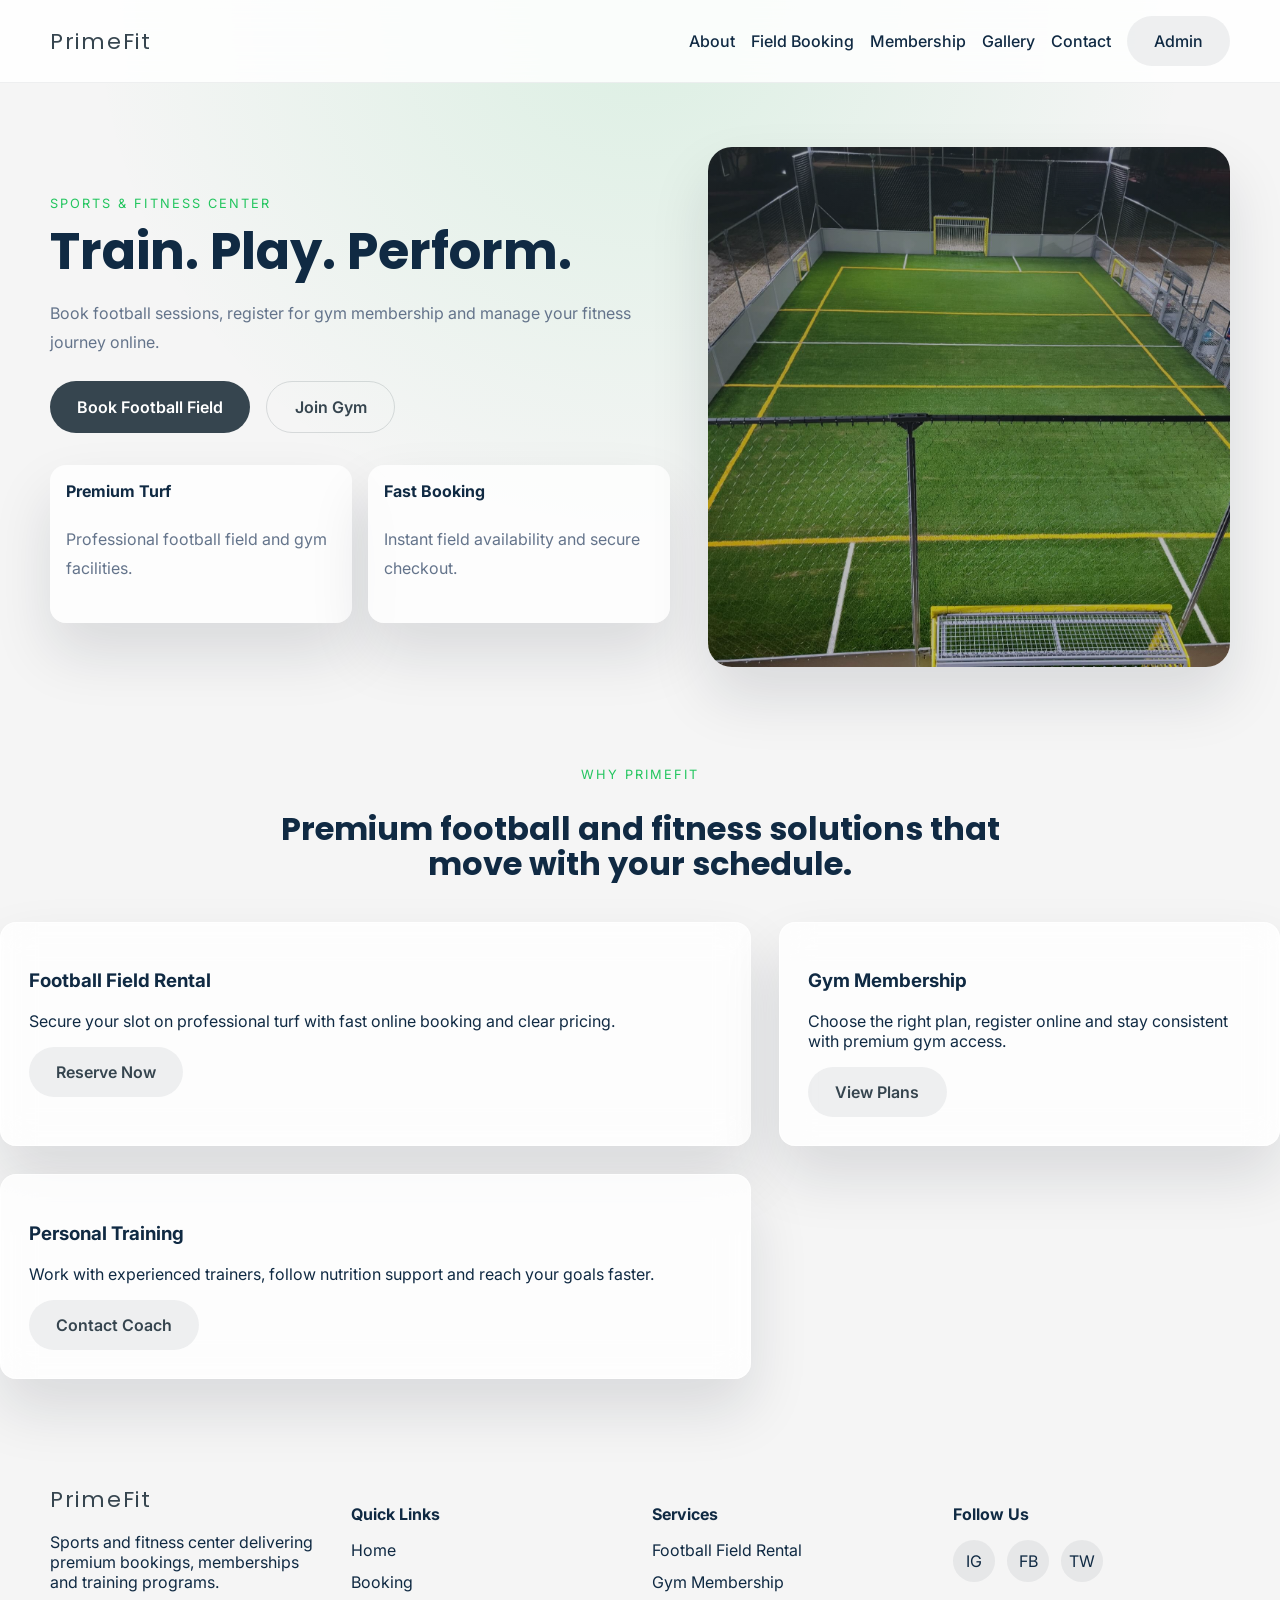
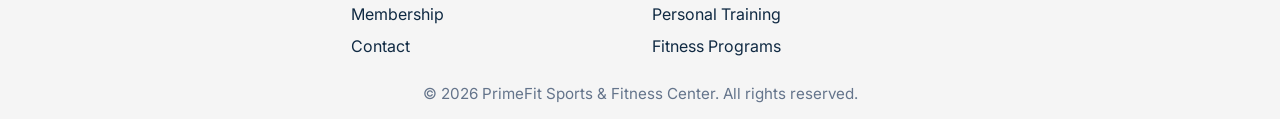
<file: index.html>
<!DOCTYPE html>
<html lang="en">
<head>
  <meta charset="UTF-8" />
  <meta name="viewport" content="width=device-width, initial-scale=1.0" />
  <meta name="title" content="PrimeFit Sports & Fitness Center" />
  <meta name="description" content="Train, play and perform with premium football field bookings, gym membership, personal training and online payment support." />
  <meta property="og:title" content="PrimeFit Sports & Fitness Center" />
  <meta property="og:description" content="Book football sessions, join our gym membership plans, manage payments and stay fit with professional trainers." />
  <meta property="og:type" content="website" />
  <meta property="og:image" content="Urban-Soccer-Park-YMCA-Houston-Safeshell.jpg" />
  <meta property="og:url" content="https://primefit.example.com" />
  <title>PrimeFit Sports & Fitness Center</title>
  <link rel="preconnect" href="https://fonts.googleapis.com" />
  <link rel="preconnect" href="https://fonts.gstatic.com" crossorigin />
  <link href="https://fonts.googleapis.com/css2?family=Inter:wght@400;500;600;700;800&family=Poppins:wght@400;500;600;700;800&display=swap" rel="stylesheet" />
  <link rel="stylesheet" href="styles.css" />
</head>
<body>
  <div class="page-loader" id="pageLoader" aria-hidden="true">
    <div class="loader-ring"></div>
    <p>Loading PrimeFit...</p>
  </div>

  <header class="site-header">
    <div class="container header-inner">
      <a class="brand" href="index.html">PrimeFit</a>
      <nav class="main-nav" aria-label="Primary navigation">
        <a href="about.html">About</a>
        <a href="booking.html">Field Booking</a>
        <a href="membership.html">Membership</a>
        <a href="gallery.html">Gallery</a>
        <a href="contact.html">Contact</a>
        <a class="button button-secondary" href="admin.html">Admin</a>
      </nav>
      <button class="nav-toggle" id="navToggle" aria-label="Toggle navigation"></button>
    </div>
  </header>

  <main>
    <section class="hero" id="home">
      <div class="container hero-grid">
        <div class="hero-copy">
          <span class="eyebrow">Sports & Fitness Center</span>
          <h1>Train. Play. Perform.</h1>
          <p>Book football sessions, register for gym membership and manage your fitness journey online.</p>
          <div class="hero-actions">
            <a class="button button-primary" href="booking.html">Book Football Field</a>
            <a class="button button-outline" href="membership.html">Join Gym</a>
          </div>
          <div class="hero-highlights">
            <div>
              <strong>Premium Turf</strong>
              <p>Professional football field and gym facilities.</p>
            </div>
            <div>
              <strong>Fast Booking</strong>
              <p>Instant field availability and secure checkout.</p>
            </div>
          </div>
        </div>
        <div class="hero-image" aria-hidden="true"></div>
      </div>
    </section>

    <section class="section about" id="aboutPreview">
      <div class="container section-heading">
        <span class="eyebrow">Why PrimeFit</span>
        <h2>Premium football and fitness solutions that move with your schedule.</h2>
      </div>
      <div class="about-grid">
        <article class="glass-card">
          <h3>Football Field Rental</h3>
          <p>Secure your slot on professional turf with fast online booking and clear pricing.</p>
          <a class="button button-secondary" href="booking.html">Reserve Now</a>
        </article>
        <article class="glass-card">
          <h3>Gym Membership</h3>
          <p>Choose the right plan, register online and stay consistent with premium gym access.</p>
          <a class="button button-secondary" href="membership.html">View Plans</a>
        </article>
        <article class="glass-card">
          <h3>Personal Training</h3>
          <p>Work with experienced trainers, follow nutrition support and reach your goals faster.</p>
          <a class="button button-secondary" href="contact.html">Contact Coach</a>
        </article>
      </div>
    </section>
  </main>

  <footer class="site-footer">
    <div class="container footer-grid">
      <div>
        <a class="brand" href="#home">PrimeFit</a>
        <p>Sports and fitness center delivering premium bookings, memberships and training programs.</p>
      </div>
      <div>
        <h4>Quick Links</h4>
        <ul>
          <li><a href="#home">Home</a></li>
          <li><a href="#booking">Booking</a></li>
          <li><a href="#plans">Membership</a></li>
          <li><a href="#contact">Contact</a></li>
        </ul>
      </div>
      <div>
        <h4>Services</h4>
        <ul>
          <li>Football Field Rental</li>
          <li>Gym Membership</li>
          <li>Personal Training</li>
          <li>Fitness Programs</li>
        </ul>
      </div>
      <div>
        <h4>Follow Us</h4>
        <div class="social-links">
          <a href="#" aria-label="Instagram">IG</a>
          <a href="#" aria-label="Facebook">FB</a>
          <a href="#" aria-label="Twitter">TW</a>
        </div>
      </div>
    </div>
    <div class="site-credit">© 2026 PrimeFit Sports & Fitness Center. All rights reserved.</div>
  </footer>

  <div class="modal-overlay" id="paymentModal" aria-hidden="true">
    <div class="modal-card" role="dialog" aria-modal="true" aria-labelledby="modalTitle">
      <button class="modal-close" id="closeModal" aria-label="Close payment modal">×</button>
      <h3 id="modalTitle">Payment Integration</h3>
      <p>Simulated payment setup for Paystack and Flutterwave readiness.</p>
      <form id="paymentForm">
        <label>Amount
          <input type="number" id="paymentAmount" min="1000" value="15000" required />
        </label>
        <label>Email
          <input type="email" id="paymentEmail" required placeholder="customer@example.com" />
        </label>
        <label>Payment Method
          <select id="paymentMethod" required>
            <option value="paystack">Paystack</option>
            <option value="flutterwave">Flutterwave</option>
          </select>
        </label>
        <button type="submit" class="button button-primary">Complete Payment</button>
      </form>
      <div class="payment-result" id="paymentResult" aria-live="polite"></div>
    </div>
  </div>

  <script src="script.js"></script>
</body>
</html>
</file>
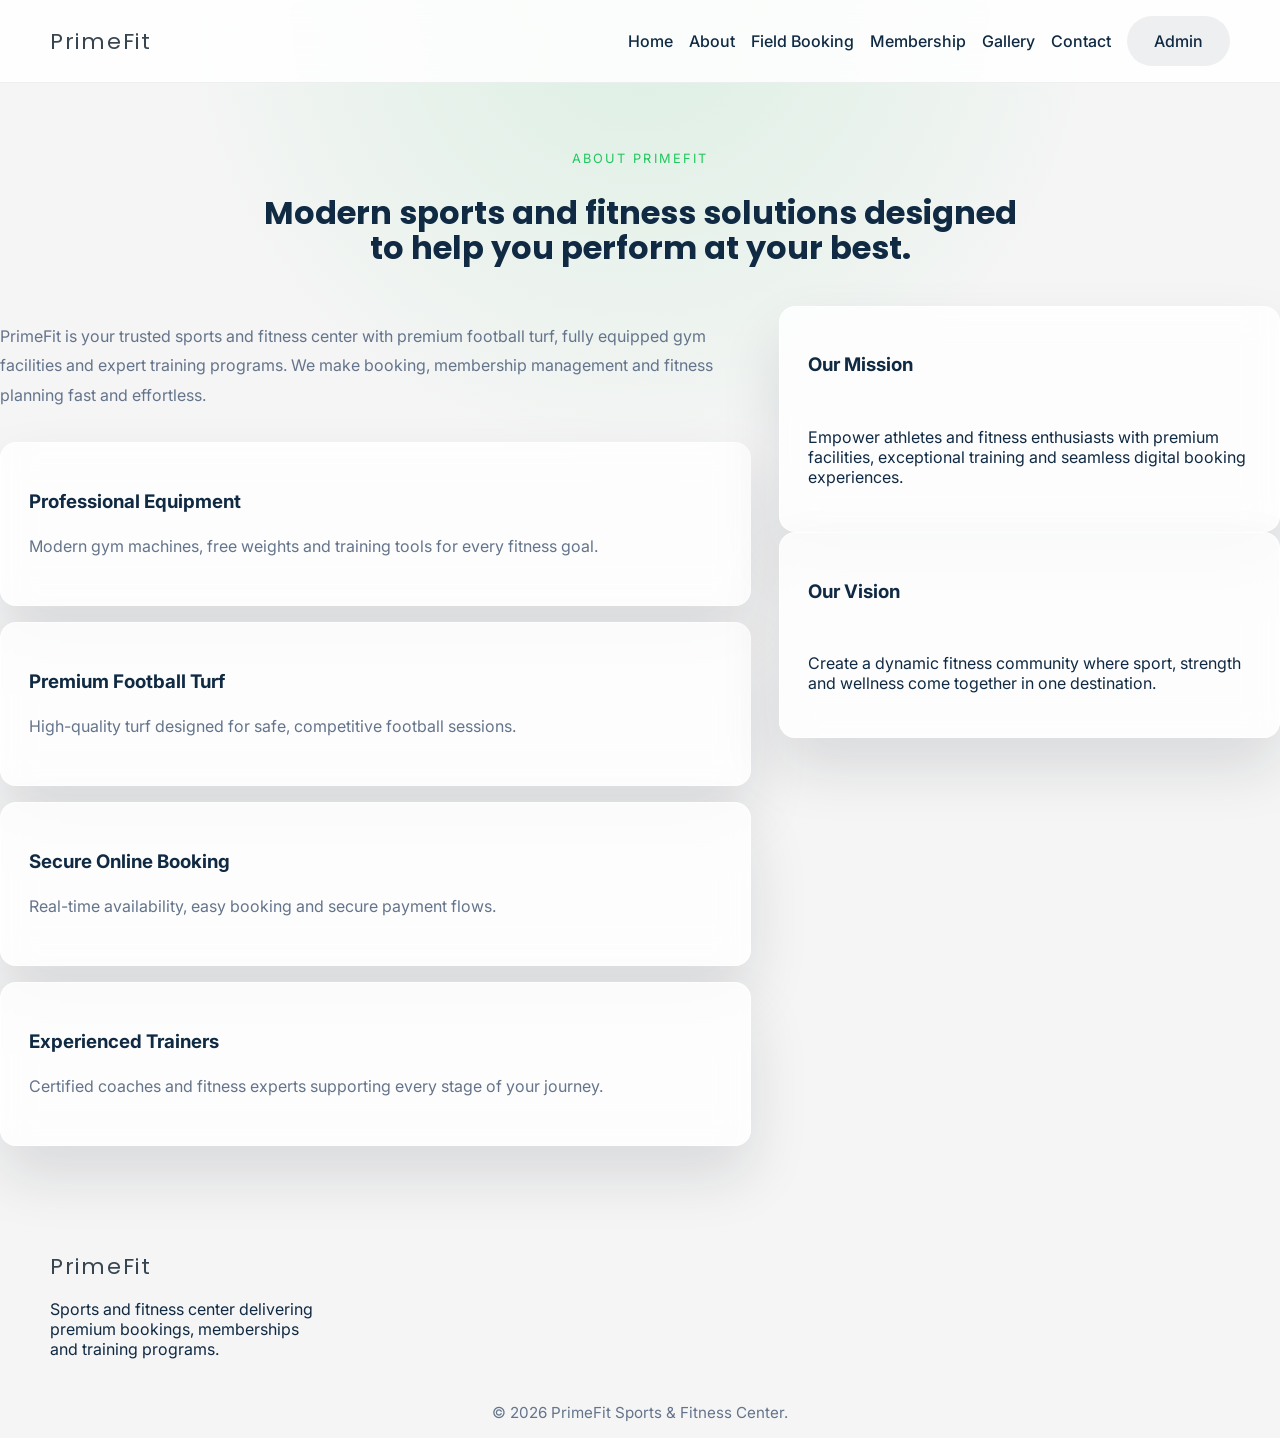
<file: about.html>
<!DOCTYPE html>
<html lang="en">
<head>
  <meta charset="UTF-8" />
  <meta name="viewport" content="width=device-width, initial-scale=1.0" />
  <meta name="title" content="About PrimeFit Sports & Fitness Center" />
  <meta name="description" content="Learn about PrimeFit's mission, vision and premium fitness services." />
  <meta property="og:title" content="About PrimeFit" />
  <meta property="og:description" content="Discover PrimeFit's story, mission and fitness vision." />
  <title>About PrimeFit</title>
  <link rel="preconnect" href="https://fonts.googleapis.com" />
  <link rel="preconnect" href="https://fonts.gstatic.com" crossorigin />
  <link href="https://fonts.googleapis.com/css2?family=Inter:wght@400;500;600;700;800&family=Poppins:wght@400;500;600;700;800&display=swap" rel="stylesheet" />
  <link rel="stylesheet" href="styles.css" />
</head>
<body>
  <header class="site-header">
    <div class="container header-inner">
      <a class="brand" href="index.html">PrimeFit</a>
      <nav class="main-nav" aria-label="Primary navigation">
        <a href="index.html">Home</a>
        <a href="about.html" aria-current="page">About</a>
        <a href="booking.html">Field Booking</a>
        <a href="membership.html">Membership</a>
        <a href="gallery.html">Gallery</a>
        <a href="contact.html">Contact</a>
        <a class="button button-secondary" href="admin.html">Admin</a>
      </nav>
      <button class="nav-toggle" id="navToggle" aria-label="Toggle navigation"></button>
    </div>
  </header>

  <main>
    <section class="section about" id="aboutPage">
      <div class="container section-heading">
        <span class="eyebrow">About PrimeFit</span>
        <h2>Modern sports and fitness solutions designed to help you perform at your best.</h2>
      </div>
      <div class="about-grid">
        <div class="about-copy">
          <p>PrimeFit is your trusted sports and fitness center with premium football turf, fully equipped gym facilities and expert training programs. We make booking, membership management and fitness planning fast and effortless.</p>
          <div class="info-cards">
            <article class="glass-card">
              <h3>Professional Equipment</h3>
              <p>Modern gym machines, free weights and training tools for every fitness goal.</p>
            </article>
            <article class="glass-card">
              <h3>Premium Football Turf</h3>
              <p>High-quality turf designed for safe, competitive football sessions.</p>
            </article>
            <article class="glass-card">
              <h3>Secure Online Booking</h3>
              <p>Real-time availability, easy booking and secure payment flows.</p>
            </article>
            <article class="glass-card">
              <h3>Experienced Trainers</h3>
              <p>Certified coaches and fitness experts supporting every stage of your journey.</p>
            </article>
          </div>
        </div>
        <div class="mission-vision">
          <article class="glass-card highlight-card">
            <h3>Our Mission</h3>
            <p>Empower athletes and fitness enthusiasts with premium facilities, exceptional training and seamless digital booking experiences.</p>
          </article>
          <article class="glass-card highlight-card">
            <h3>Our Vision</h3>
            <p>Create a dynamic fitness community where sport, strength and wellness come together in one destination.</p>
          </article>
        </div>
      </div>
    </section>
  </main>

  <footer class="site-footer">
    <div class="container footer-grid">
      <div>
        <a class="brand" href="index.html">PrimeFit</a>
        <p>Sports and fitness center delivering premium bookings, memberships and training programs.</p>
      </div>
    </div>
    <div class="site-credit">© 2026 PrimeFit Sports & Fitness Center.</div>
  </footer>

  <script src="script.js"></script>
</body>
</html>
</file>
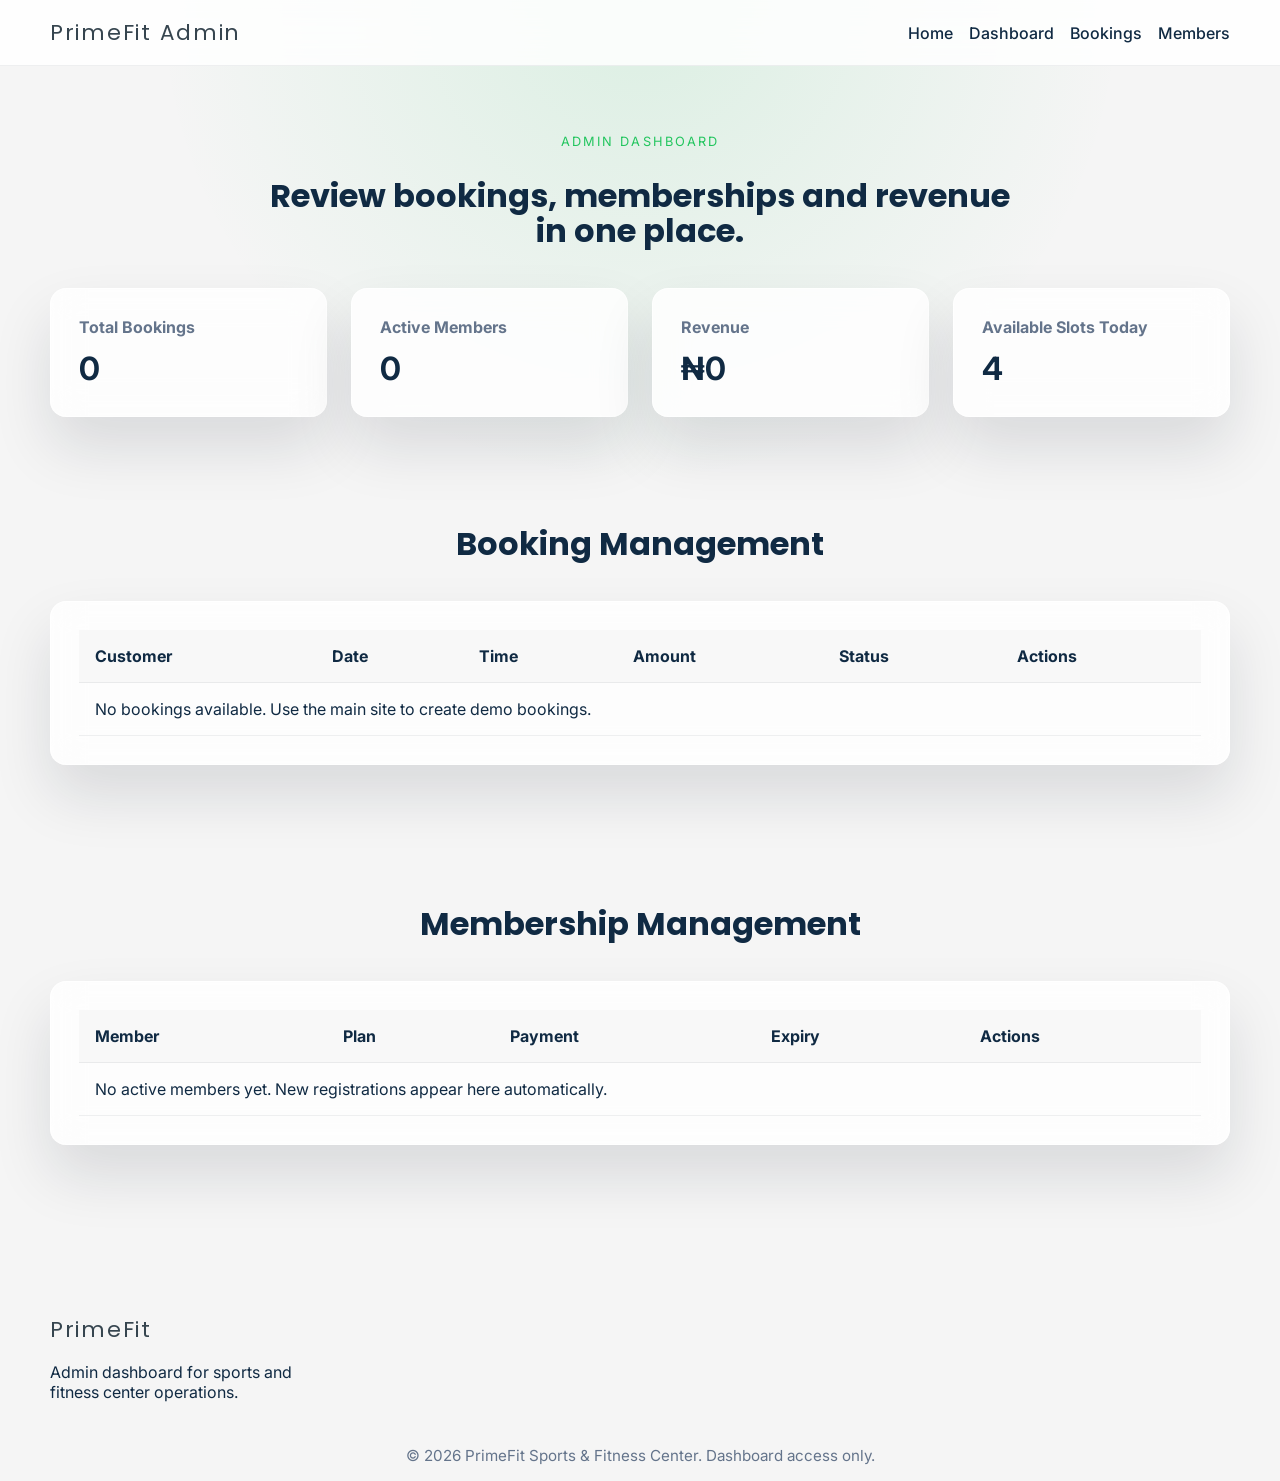
<file: admin.html>
<!DOCTYPE html>
<html lang="en">
<head>
  <meta charset="UTF-8" />
  <meta name="viewport" content="width=device-width, initial-scale=1.0" />
  <meta name="title" content="PrimeFit Admin Dashboard" />
  <meta name="description" content="Admin dashboard for managing bookings, memberships and revenue at PrimeFit Sports & Fitness Center." />
  <meta property="og:title" content="PrimeFit Admin Dashboard" />
  <meta property="og:description" content="Monitor bookings, active members, revenue and available slots for your sports and fitness center." />
  <title>PrimeFit Admin Dashboard</title>
  <link rel="preconnect" href="https://fonts.googleapis.com" />
  <link rel="preconnect" href="https://fonts.gstatic.com" crossorigin />
  <link href="https://fonts.googleapis.com/css2?family=Inter:wght@400;500;600;700;800&family=Poppins:wght@400;500;600;700;800&display=swap" rel="stylesheet" />
  <link rel="stylesheet" href="styles.css" />
</head>
<body>
  <header class="site-header">
    <div class="container header-inner">
      <a class="brand" href="index.html">PrimeFit Admin</a>
      <nav class="main-nav" aria-label="Admin navigation">
        <a href="index.html">Home</a>
        <a href="#dashboard">Dashboard</a>
        <a href="#bookings">Bookings</a>
        <a href="#members">Members</a>
      </nav>
    </div>
  </header>

  <main class="section admin-section">
    <div class="container">
      <div class="section-heading">
        <span class="eyebrow">Admin Dashboard</span>
        <h2>Review bookings, memberships and revenue in one place.</h2>
      </div>

      <div class="admin-cards-grid">
        <article class="glass-card admin-card">
          <h3>Total Bookings</h3>
          <strong id="totalBookings">0</strong>
        </article>
        <article class="glass-card admin-card">
          <h3>Active Members</h3>
          <strong id="activeMembers">0</strong>
        </article>
        <article class="glass-card admin-card">
          <h3>Revenue</h3>
          <strong id="totalRevenue">₦0</strong>
        </article>
        <article class="glass-card admin-card">
          <h3>Available Slots Today</h3>
          <strong id="availableSlots">0</strong>
        </article>
      </div>

      <section class="section" id="bookings">
        <div class="section-heading">
          <h2>Booking Management</h2>
        </div>
        <div class="glass-card admin-table-card">
          <table class="data-table" aria-label="Booking management table">
            <thead>
              <tr>
                <th>Customer</th>
                <th>Date</th>
                <th>Time</th>
                <th>Amount</th>
                <th>Status</th>
                <th>Actions</th>
              </tr>
            </thead>
            <tbody id="bookingTableBody"></tbody>
          </table>
        </div>
      </section>

      <section class="section" id="members">
        <div class="section-heading">
          <h2>Membership Management</h2>
        </div>
        <div class="glass-card admin-table-card">
          <table class="data-table" aria-label="Membership management table">
            <thead>
              <tr>
                <th>Member</th>
                <th>Plan</th>
                <th>Payment</th>
                <th>Expiry</th>
                <th>Actions</th>
              </tr>
            </thead>
            <tbody id="memberTableBody"></tbody>
          </table>
        </div>
      </section>
    </div>
  </main>

  <footer class="site-footer">
    <div class="container footer-grid">
      <div>
        <a class="brand" href="index.html">PrimeFit</a>
        <p>Admin dashboard for sports and fitness center operations.</p>
      </div>
    </div>
    <div class="site-credit">© 2026 PrimeFit Sports & Fitness Center. Dashboard access only.</div>
  </footer>

  <script src="admin.js"></script>
</body>
</html>
</file>
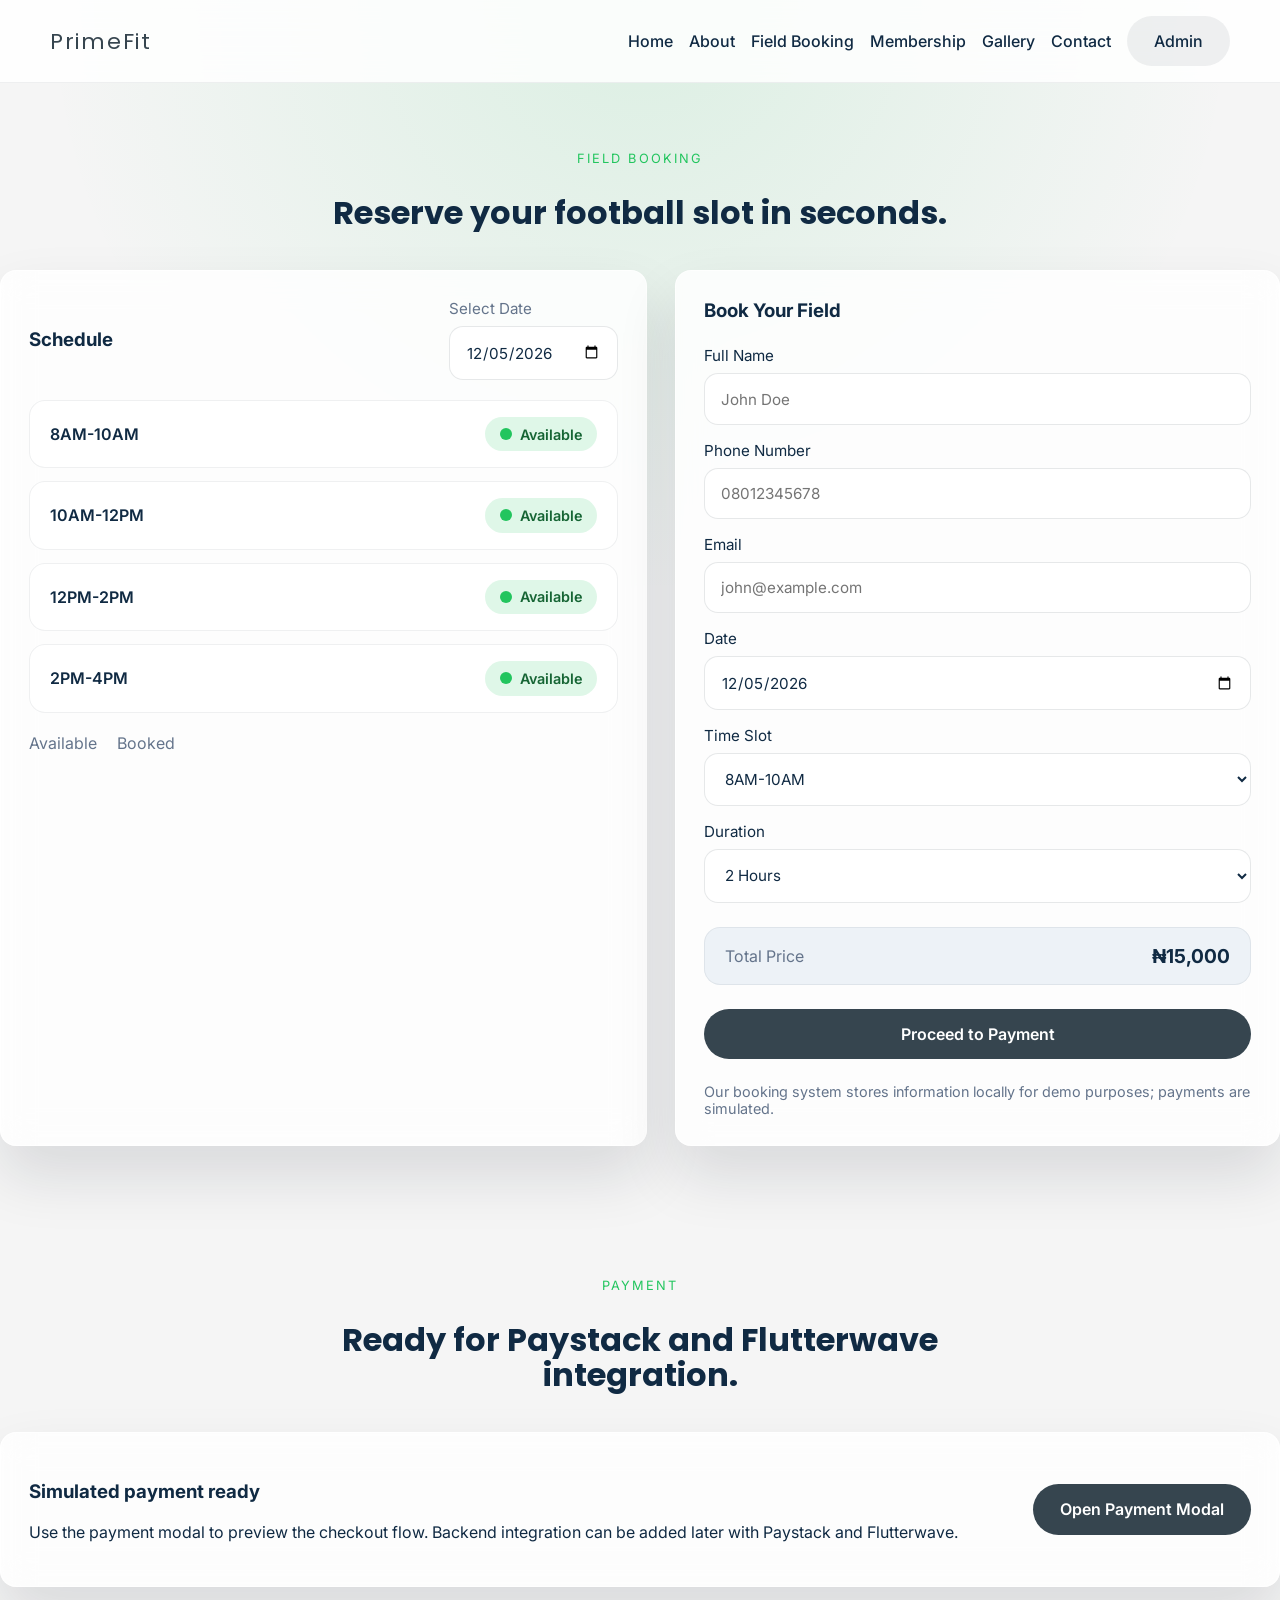
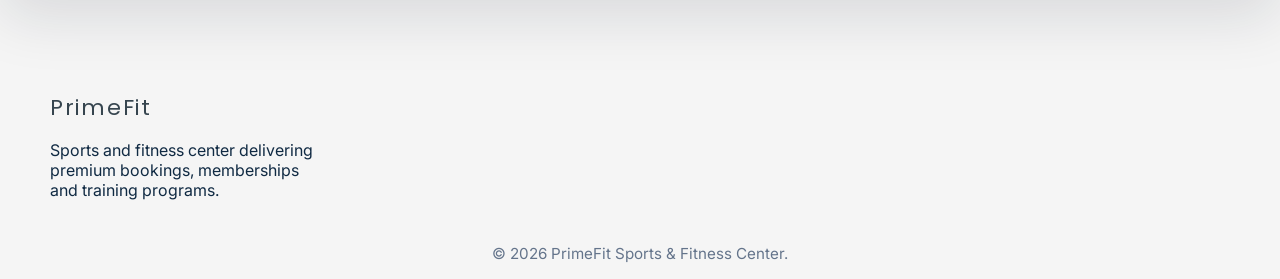
<file: booking.html>
<!DOCTYPE html>
<html lang="en">
<head>
  <meta charset="UTF-8" />
  <meta name="viewport" content="width=device-width, initial-scale=1.0" />
  <meta name="title" content="Football Field Booking | PrimeFit" />
  <meta name="description" content="Reserve your football field slot and manage bookings with seamless online payments." />
  <meta property="og:title" content="PrimeFit Field Booking" />
  <meta property="og:description" content="Reserve football sessions, confirm bookings and complete payments at PrimeFit." />
  <title>Field Booking - PrimeFit</title>
  <link rel="preconnect" href="https://fonts.googleapis.com" />
  <link rel="preconnect" href="https://fonts.gstatic.com" crossorigin />
  <link href="https://fonts.googleapis.com/css2?family=Inter:wght@400;500;600;700;800&family=Poppins:wght@400;500;600;700;800&display=swap" rel="stylesheet" />
  <link rel="stylesheet" href="styles.css" />
</head>
<body>
  <header class="site-header">
    <div class="container header-inner">
      <a class="brand" href="index.html">PrimeFit</a>
      <nav class="main-nav" aria-label="Primary navigation">
        <a href="index.html">Home</a>
        <a href="about.html">About</a>
        <a href="booking.html" aria-current="page">Field Booking</a>
        <a href="membership.html">Membership</a>
        <a href="gallery.html">Gallery</a>
        <a href="contact.html">Contact</a>
        <a class="button button-secondary" href="admin.html">Admin</a>
      </nav>
      <button class="nav-toggle" id="navToggle" aria-label="Toggle navigation"></button>
    </div>
  </header>

  <main>
    <section class="section booking" id="bookingPage">
      <div class="container section-heading">
        <span class="eyebrow">Field Booking</span>
        <h2>Reserve your football slot in seconds.</h2>
      </div>
      <div class="booking-grid">
        <div class="schedule-panel glass-card">
          <div class="panel-header">
            <h3>Schedule</h3>
            <label>
              Select Date
              <input type="date" id="bookingDate" aria-label="Select booking date" />
            </label>
          </div>
          <div class="schedule-list" id="scheduleList" aria-live="polite"></div>
          <div class="legend">
            <span><span class="status-dot available"></span> Available</span>
            <span><span class="status-dot booked"></span> Booked</span>
          </div>
        </div>
        <form class="booking-form glass-card" id="bookingForm">
          <h3>Book Your Field</h3>
          <div class="form-grid">
            <label>Full Name<input type="text" id="bookName" required placeholder="John Doe" /></label>
            <label>Phone Number<input type="tel" id="bookPhone" required placeholder="08012345678" /></label>
            <label>Email<input type="email" id="bookEmail" required placeholder="john@example.com" /></label>
            <label>Date<input type="date" id="bookDate" required /></label>
            <label>Time Slot
              <select id="bookSlot" required>
                <option value="8AM-10AM">8AM-10AM</option>
                <option value="10AM-12PM">10AM-12PM</option>
                <option value="12PM-2PM">12PM-2PM</option>
                <option value="2PM-4PM">2PM-4PM</option>
              </select>
            </label>
            <label>Duration
              <select id="bookDuration" required>
                <option value="2">2 Hours</option>
                <option value="4">4 Hours</option>
              </select>
            </label>
          </div>
          <div class="price-summary">
            <p>Total Price</p>
            <strong id="bookingTotal">₦15,000</strong>
          </div>
          <button type="submit" class="button button-primary">Proceed to Payment</button>
          <p class="helper-text">Our booking system stores information locally for demo purposes; payments are simulated.</p>
        </form>
      </div>
    </section>

    <section class="section payments" id="paymentSupport">
      <div class="container section-heading">
        <span class="eyebrow">Payment</span>
        <h2>Ready for Paystack and Flutterwave integration.</h2>
      </div>
      <div class="payment-grid glass-card">
        <div>
          <h3>Simulated payment ready</h3>
          <p>Use the payment modal to preview the checkout flow. Backend integration can be added later with Paystack and Flutterwave.</p>
        </div>
        <button class="button button-primary" id="openPaymentModal">Open Payment Modal</button>
      </div>
    </section>

    <div class="modal-overlay" id="paymentModal" aria-hidden="true">
      <div class="modal-card" role="dialog" aria-modal="true" aria-labelledby="modalTitle">
        <button class="modal-close" id="closeModal" aria-label="Close payment modal">×</button>
        <h3 id="modalTitle">Payment Integration</h3>
        <p>Simulated payment setup for Paystack and Flutterwave readiness.</p>
        <form id="paymentForm">
          <label>Amount
            <input type="number" id="paymentAmount" min="1000" value="15000" required />
          </label>
          <label>Email
            <input type="email" id="paymentEmail" required placeholder="customer@example.com" />
          </label>
          <label>Payment Method
            <select id="paymentMethod" required>
              <option value="paystack">Paystack</option>
              <option value="flutterwave">Flutterwave</option>
            </select>
          </label>
          <button type="submit" class="button button-primary">Complete Payment</button>
        </form>
        <div class="payment-result" id="paymentResult" aria-live="polite"></div>
      </div>
    </div>
  </main>

  <footer class="site-footer">
    <div class="container footer-grid">
      <div>
        <a class="brand" href="index.html">PrimeFit</a>
        <p>Sports and fitness center delivering premium bookings, memberships and training programs.</p>
      </div>
    </div>
    <div class="site-credit">© 2026 PrimeFit Sports & Fitness Center.</div>
  </footer>

  <script src="script.js"></script>
</body>
</html>
</file>
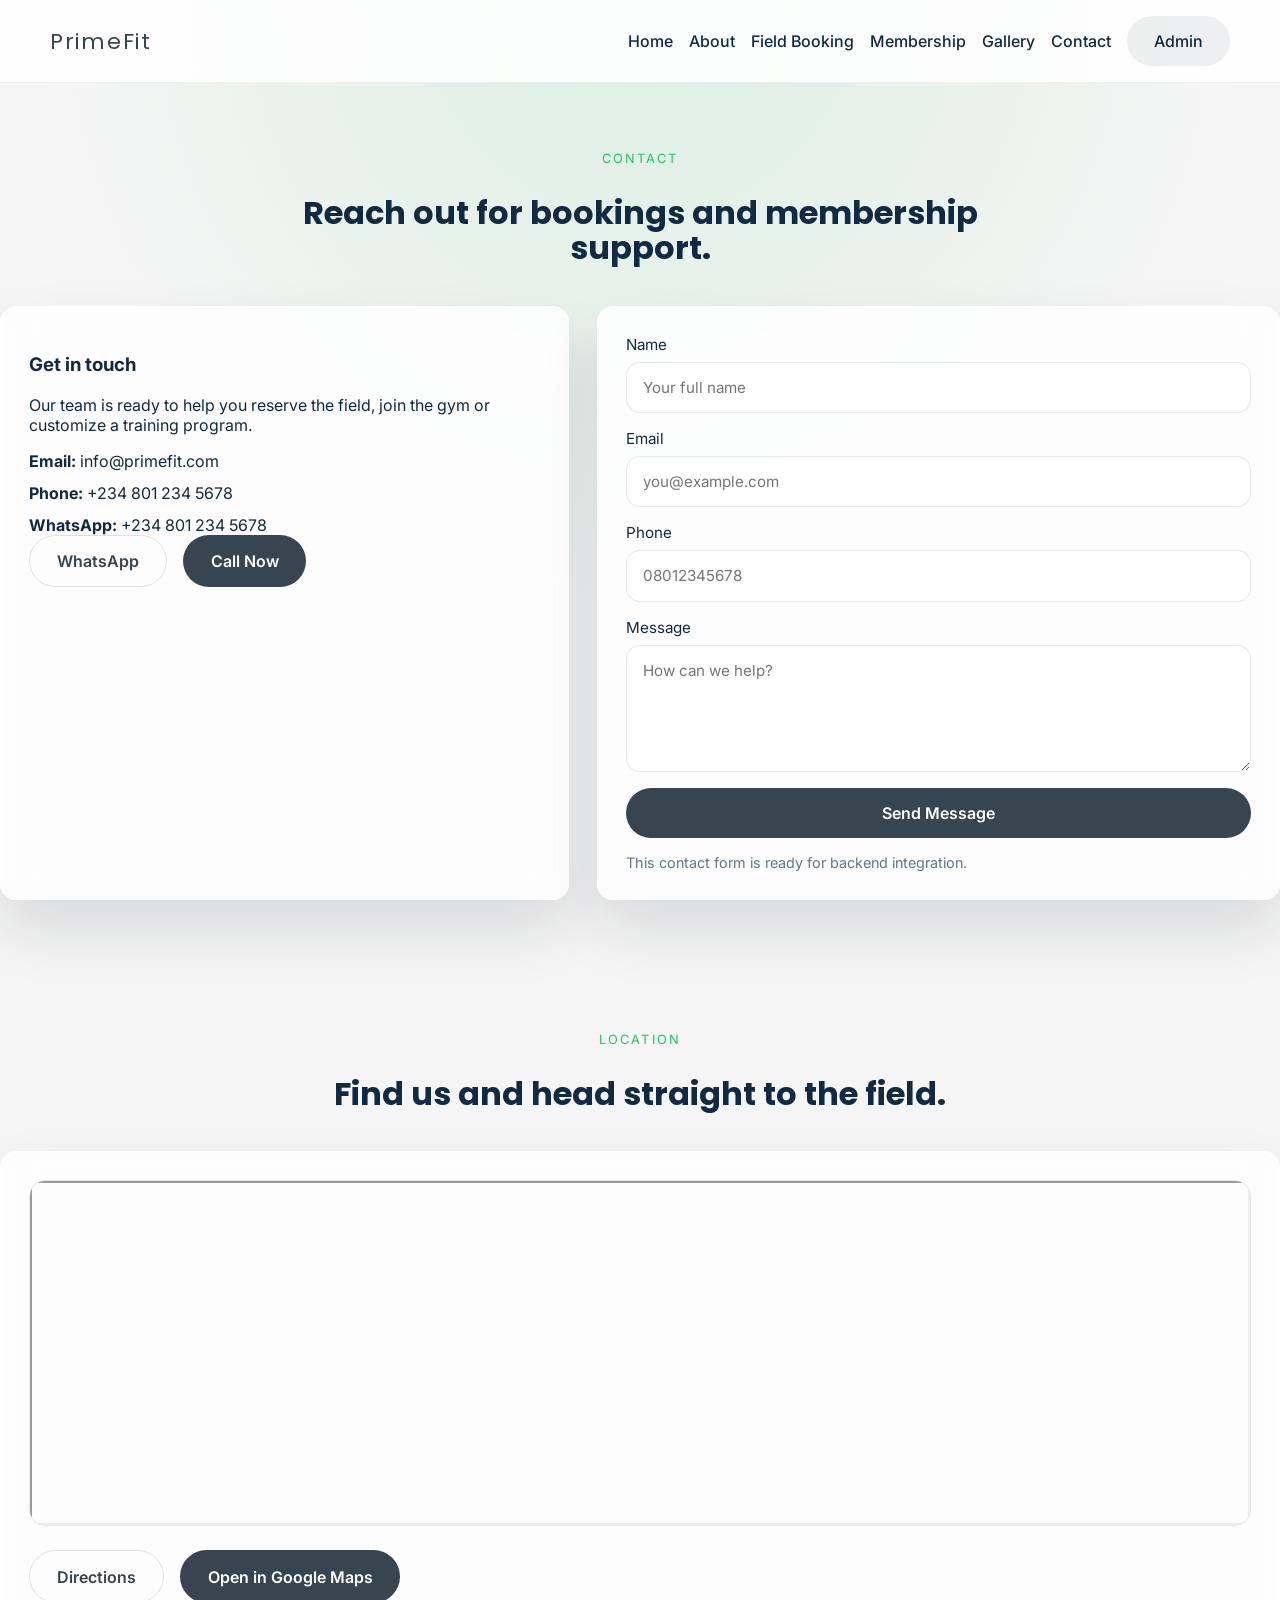
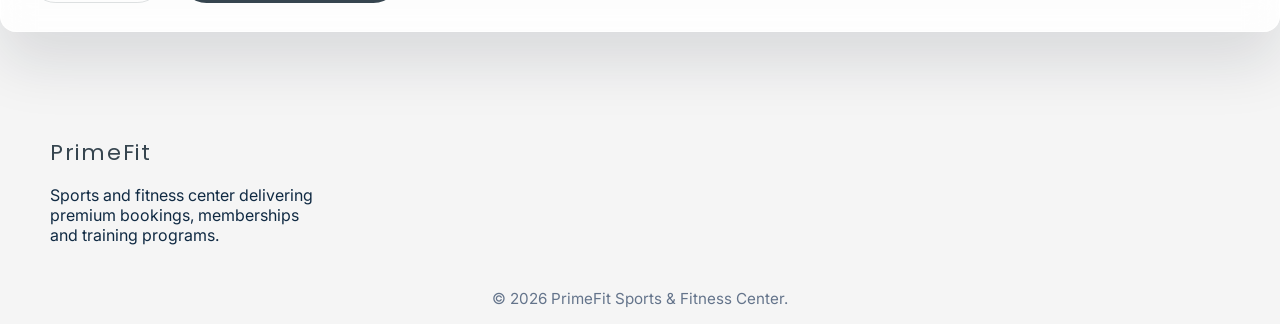
<file: contact.html>
<!DOCTYPE html>
<html lang="en">
<head>
  <meta charset="UTF-8" />
  <meta name="viewport" content="width=device-width, initial-scale=1.0" />
  <meta name="title" content="Contact PrimeFit" />
  <meta name="description" content="Get in touch with PrimeFit for bookings, membership and support." />
  <meta property="og:title" content="Contact PrimeFit" />
  <meta property="og:description" content="Contact PrimeFit for football field bookings, gym membership and fitness support." />
  <title>Contact - PrimeFit</title>
  <link rel="preconnect" href="https://fonts.googleapis.com" />
  <link rel="preconnect" href="https://fonts.gstatic.com" crossorigin />
  <link href="https://fonts.googleapis.com/css2?family=Inter:wght@400;500;600;700;800&family=Poppins:wght@400;500;600;700;800&display=swap" rel="stylesheet" />
  <link rel="stylesheet" href="styles.css" />
</head>
<body>
  <header class="site-header">
    <div class="container header-inner">
      <a class="brand" href="index.html">PrimeFit</a>
      <nav class="main-nav" aria-label="Primary navigation">
        <a href="index.html">Home</a>
        <a href="about.html">About</a>
        <a href="booking.html">Field Booking</a>
        <a href="membership.html">Membership</a>
        <a href="gallery.html">Gallery</a>
        <a href="contact.html" aria-current="page">Contact</a>
        <a class="button button-secondary" href="admin.html">Admin</a>
      </nav>
      <button class="nav-toggle" id="navToggle" aria-label="Toggle navigation"></button>
    </div>
  </header>

  <main>
    <section class="section contact" id="contactPage">
      <div class="container section-heading">
        <span class="eyebrow">Contact</span>
        <h2>Reach out for bookings and membership support.</h2>
      </div>
      <div class="contact-grid">
        <div class="contact-info glass-card">
          <h3>Get in touch</h3>
          <p>Our team is ready to help you reserve the field, join the gym or customize a training program.</p>
          <ul>
            <li><strong>Email:</strong> info@primefit.com</li>
            <li><strong>Phone:</strong> +234 801 234 5678</li>
            <li><strong>WhatsApp:</strong> +234 801 234 5678</li>
          </ul>
          <div class="contact-actions">
            <a class="button button-outline" href="https://wa.me/2348012345678" target="_blank" rel="noreferrer">WhatsApp</a>
            <a class="button button-primary" href="tel:+2348012345678">Call Now</a>
          </div>
        </div>
        <form class="contact-form glass-card" id="contactForm">
          <label>Name<input type="text" id="contactName" required placeholder="Your full name" /></label>
          <label>Email<input type="email" id="contactEmail" required placeholder="you@example.com" /></label>
          <label>Phone<input type="tel" id="contactPhone" required placeholder="08012345678" /></label>
          <label>Message<textarea id="contactMessage" rows="5" required placeholder="How can we help?"></textarea></label>
          <button type="submit" class="button button-primary">Send Message</button>
          <p class="helper-text">This contact form is ready for backend integration.</p>
        </form>
      </div>
    </section>

    <section class="section location" id="locationPage">
      <div class="container section-heading">
        <span class="eyebrow">Location</span>
        <h2>Find us and head straight to the field.</h2>
      </div>
      <div class="map-panel glass-card">
        <div class="map-frame">
          <iframe src="https://www.google.com/maps?q=hzBkn2imkAYZ3qxk9&output=embed" loading="lazy" referrerpolicy="no-referrer-when-downgrade" title="PrimeFit location map"></iframe>
        </div>
        <div class="map-actions">
          <a class="button button-outline" href="https://www.google.com/maps/dir/?api=1&destination=hzBkn2imkAYZ3qxk9" target="_blank" rel="noreferrer">Directions</a>
          <a class="button button-primary" href="https://maps.app.goo.gl/hzBkn2imkAYZ3qxk9" target="_blank" rel="noreferrer">Open in Google Maps</a>
        </div>
      </div>
    </section>
  </main>

  <footer class="site-footer">
    <div class="container footer-grid">
      <div>
        <a class="brand" href="index.html">PrimeFit</a>
        <p>Sports and fitness center delivering premium bookings, memberships and training programs.</p>
      </div>
    </div>
    <div class="site-credit">© 2026 PrimeFit Sports & Fitness Center.</div>
  </footer>

  <script src="script.js"></script>
</body>
</html>
</file>
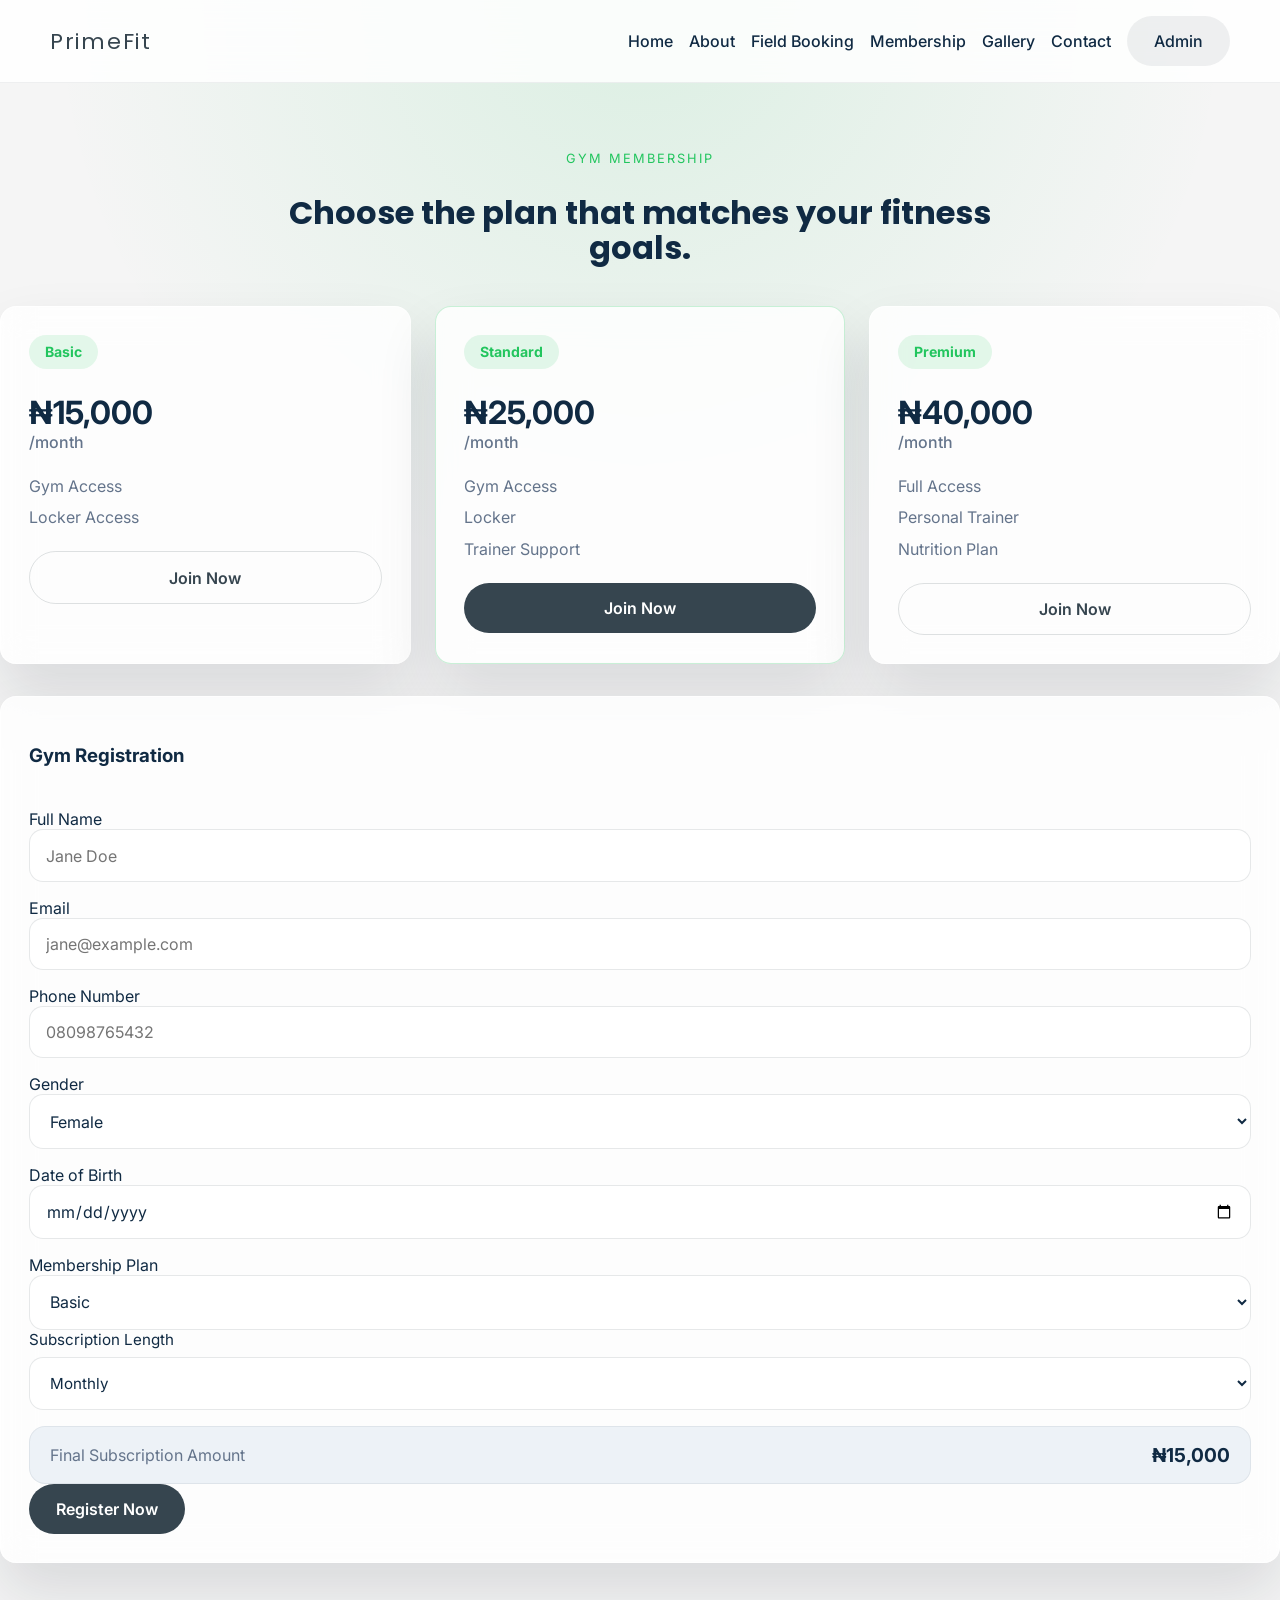
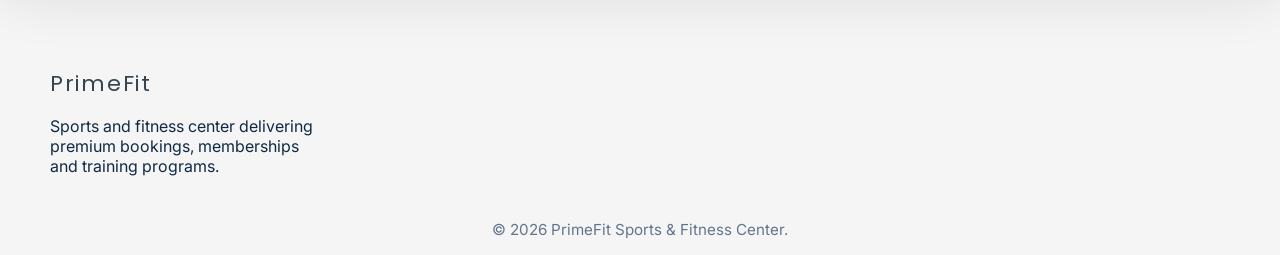
<file: membership.html>
<!DOCTYPE html>
<html lang="en">
<head>
  <meta charset="UTF-8" />
  <meta name="viewport" content="width=device-width, initial-scale=1.0" />
  <meta name="title" content="Gym Membership Plans | PrimeFit" />
  <meta name="description" content="Choose your gym membership plan and register online at PrimeFit." />
  <meta property="og:title" content="PrimeFit Membership" />
  <meta property="og:description" content="Explore gym membership plans, join now and manage subscription pricing." />
  <title>Membership - PrimeFit</title>
  <link rel="preconnect" href="https://fonts.googleapis.com" />
  <link rel="preconnect" href="https://fonts.gstatic.com" crossorigin />
  <link href="https://fonts.googleapis.com/css2?family=Inter:wght@400;500;600;700;800&family=Poppins:wght@400;500;600;700;800&display=swap" rel="stylesheet" />
  <link rel="stylesheet" href="styles.css" />
</head>
<body>
  <header class="site-header">
    <div class="container header-inner">
      <a class="brand" href="index.html">PrimeFit</a>
      <nav class="main-nav" aria-label="Primary navigation">
        <a href="index.html">Home</a>
        <a href="about.html">About</a>
        <a href="booking.html">Field Booking</a>
        <a href="membership.html" aria-current="page">Membership</a>
        <a href="gallery.html">Gallery</a>
        <a href="contact.html">Contact</a>
        <a class="button button-secondary" href="admin.html">Admin</a>
      </nav>
      <button class="nav-toggle" id="navToggle" aria-label="Toggle navigation"></button>
    </div>
  </header>

  <main>
    <section class="section memberships" id="membershipPage">
      <div class="container section-heading">
        <span class="eyebrow">Gym Membership</span>
        <h2>Choose the plan that matches your fitness goals.</h2>
      </div>
      <div class="plans-grid">
        <article class="plan-card glass-card">
          <span class="plan-label">Basic</span>
          <strong class="plan-price">₦15,000<span>/month</span></strong>
          <ul>
            <li>Gym Access</li>
            <li>Locker Access</li>
          </ul>
          <button class="button button-outline plan-select" data-plan="Basic">Join Now</button>
        </article>
        <article class="plan-card glass-card recommended">
          <span class="plan-label">Standard</span>
          <strong class="plan-price">₦25,000<span>/month</span></strong>
          <ul>
            <li>Gym Access</li>
            <li>Locker</li>
            <li>Trainer Support</li>
          </ul>
          <button class="button button-primary plan-select" data-plan="Standard">Join Now</button>
        </article>
        <article class="plan-card glass-card">
          <span class="plan-label">Premium</span>
          <strong class="plan-price">₦40,000<span>/month</span></strong>
          <ul>
            <li>Full Access</li>
            <li>Personal Trainer</li>
            <li>Nutrition Plan</li>
          </ul>
          <button class="button button-outline plan-select" data-plan="Premium">Join Now</button>
        </article>
      </div>
      <div class="registration-panel glass-card">
        <h3>Gym Registration</h3>
        <form id="membershipForm">
          <div class="form-grid">
            <label>Full Name<input type="text" id="memberName" required placeholder="Jane Doe" /></label>
            <label>Email<input type="email" id="memberEmail" required placeholder="jane@example.com" /></label>
            <label>Phone Number<input type="tel" id="memberPhone" required placeholder="08098765432" /></label>
            <label>Gender
              <select id="memberGender" required>
                <option value="Female">Female</option>
                <option value="Male">Male</option>
                <option value="Other">Other</option>
              </select>
            </label>
            <label>Date of Birth<input type="date" id="memberDob" required /></label>
            <label>Membership Plan
              <select id="memberPlan" required>
                <option value="Basic">Basic</option>
                <option value="Standard">Standard</option>
                <option value="Premium">Premium</option>
              </select>
            </label>
          </div>
          <div class="subscription-panel">
            <label>Subscription Length
              <select id="subscriptionLength">
                <option value="monthly">Monthly</option>
                <option value="quarterly">Quarterly (10% off)</option>
                <option value="yearly">Yearly (20% off)</option>
              </select>
            </label>
            <div class="price-summary">
              <p>Final Subscription Amount</p>
              <strong id="subscriptionTotal">₦15,000</strong>
            </div>
          </div>
          <button type="submit" class="button button-primary">Register Now</button>
        </form>
      </div>
    </section>
  </main>

  <footer class="site-footer">
    <div class="container footer-grid">
      <div>
        <a class="brand" href="index.html">PrimeFit</a>
        <p>Sports and fitness center delivering premium bookings, memberships and training programs.</p>
      </div>
    </div>
    <div class="site-credit">© 2026 PrimeFit Sports & Fitness Center.</div>
  </footer>

  <script src="script.js"></script>
</body>
</html>
</file>
<file: styles.css>
:root {
  --bg: #f5f5f5;
  --surface: #ffffff;
  --surface-alt: #edf2f7;
  --text: #102a43;
  --muted: #64748b;
  --border: rgba(54, 69, 79, 0.12);
  --primary: #36454F;
  --secondary: #22c55e;
  --shadow: 0 30px 60px rgba(17, 24, 39, 0.12);
  --radius: 24px;
  --radius-sm: 16px;
  --transition: 0.3s ease;
}

* {
  box-sizing: border-box;
}

html {
  scroll-behavior: smooth;
}

body {
  margin: 0;
  font-family: 'Inter', sans-serif;
  color: var(--text);
  background: radial-gradient(circle at top, rgba(34, 197, 94, 0.12), transparent 30%), #f5f5f5;
  min-height: 100vh;
}

img {
  max-width: 100%;
  display: block;
}

a {
  color: inherit;
  text-decoration: none;
}

button,
input,
select,
textarea {
  font: inherit;
}

button {
  cursor: pointer;
}

.container {
  width: min(1180px, calc(100% - 2rem));
  margin: 0 auto;
}

.page-loader {
  position: fixed;
  inset: 0;
  z-index: 9999;
  display: grid;
  place-items: center;
  background: rgba(255,255,255,0.96);
  gap: 1rem;
  opacity: 1;
  transition: opacity 0.4s ease;
}

.page-loader.hidden {
  opacity: 0;
  pointer-events: none;
}

.loader-ring {
  width: 64px;
  height: 64px;
  border: 8px solid rgba(54,69,79,0.18);
  border-left-color: var(--primary);
  border-radius: 50%;
  animation: spin 1s linear infinite;
}

@keyframes spin {
  to { transform: rotate(360deg); }
}

.site-header {
  position: sticky;
  top: 0;
  z-index: 50;
  backdrop-filter: blur(18px);
  background: rgba(255,255,255,0.84);
  border-bottom: 1px solid rgba(54,69,79,0.08);
}

.header-inner {
  display: flex;
  align-items: center;
  justify-content: space-between;
  gap: 1rem;
  padding: 1rem 0;
}

.brand {
  font-family: 'Poppins', sans-serif;
  font-size: 1.35rem;
  letter-spacing: 0.08em;
  color: var(--primary);
}

.main-nav {
  display: flex;
  flex-wrap: wrap;
  gap: 1rem;
  align-items: center;
}

.main-nav a {
  color: var(--text);
  font-weight: 500;
}

.nav-toggle {
  display: none;
  width: 50px;
  height: 50px;
  border: none;
  border-radius: 14px;
  background: rgba(54,69,79,0.08);
}

.nav-toggle::before {
  content: '\2630';
  font-size: 1.15rem;
  color: var(--primary);
}

.hero {
  padding: 4rem 0 2rem;
}

.hero-grid {
  display: grid;
  grid-template-columns: 1.2fr 1fr;
  gap: 2rem;
  align-items: center;
}

.hero-copy {
  max-width: 620px;
}

.eyebrow {
  display: inline-flex;
  align-items: center;
  gap: 0.5rem;
  margin-bottom: 1rem;
  text-transform: uppercase;
  letter-spacing: 0.16em;
  font-size: 0.8rem;
  color: var(--secondary);
}

.hero h1 {
  font-family: 'Poppins', sans-serif;
  font-size: clamp(3rem, 4vw, 4.4rem);
  line-height: 0.95;
  margin: 0;
}

.hero p {
  max-width: 45rem;
  margin: 1.5rem 0;
  color: var(--muted);
  line-height: 1.8;
}

.hero-actions {
  display: flex;
  flex-wrap: wrap;
  gap: 1rem;
  margin-bottom: 2rem;
}

.button {
  display: inline-flex;
  align-items: center;
  justify-content: center;
  gap: 0.5rem;
  border: none;
  border-radius: 999px;
  padding: 0.95rem 1.7rem;
  font-weight: 600;
  transition: transform var(--transition), background var(--transition), color var(--transition);
}

.button:hover {
  transform: translateY(-2px);
}

.button-primary {
  background: var(--primary);
  color: #fff;
}

.button-outline {
  background: transparent;
  color: var(--primary);
  border: 1px solid rgba(54,69,79,0.16);
}

.button-secondary {
  background: rgba(54,69,79,0.08);
  color: var(--primary);
}

.hero-highlights {
  display: grid;
  grid-template-columns: repeat(2, minmax(0, 1fr));
  gap: 1rem;
}

.hero-highlights div {
  background: rgba(255,255,255,0.8);
  border-radius: var(--radius-sm);
  padding: 1rem;
  box-shadow: var(--shadow);
}

.hero-image {
  min-height: 520px;
  border-radius: var(--radius);
  background-image: linear-gradient(180deg, rgba(54,69,79,0.45), rgba(0,0,0,0.25)), url('Urban-Soccer-Park-YMCA-Houston-Safeshell.jpg');
  background-size: cover;
  background-position: center;
  box-shadow: var(--shadow);
}

.section {
  padding: 4rem 0;
}

.section-heading {
  text-align: center;
  margin-bottom: 2.5rem;
}

.section-heading h2 {
  font-family: 'Poppins', sans-serif;
  font-size: clamp(2rem, 2.5vw, 2.78rem);
  margin: 0.8rem auto 0;
  max-width: 760px;
  line-height: 1.1;
}

.about-grid,
.booking-grid,
.contact-grid {
  display: grid;
  gap: 1.75rem;
}

.about-grid {
  grid-template-columns: 1.5fr 1fr;
}

.about-copy p {
  line-height: 1.85;
  color: var(--muted);
}

.info-cards {
  display: grid;
  gap: 1rem;
  margin-top: 2rem;
}

.glass-card {
  background: rgba(255,255,255,0.82);
  border: 1px solid rgba(255,255,255,0.65);
  backdrop-filter: blur(16px);
  border-radius: var(--radius-sm);
  box-shadow: var(--shadow);
  padding: 1.75rem;
}

.highlight-card {
  display: grid;
  gap: 1rem;
}

.booking-grid {
  grid-template-columns: 1.07fr 1fr;
}

.schedule-panel {
  display: flex;
  flex-direction: column;
  gap: 1.25rem;
}

.panel-header {
  display: flex;
  justify-content: space-between;
  gap: 1rem;
  align-items: center;
}

.panel-header h3 {
  margin: 0;
}

.panel-header label {
  display: flex;
  flex-direction: column;
  gap: 0.5rem;
  font-size: 0.95rem;
  color: var(--muted);
}

input,
select,
textarea {
  width: 100%;
  border-radius: 14px;
  border: 1px solid rgba(54,69,79,0.12);
  background: #fff;
  padding: 0.95rem 1rem;
  color: var(--text);
}

input:focus,
select:focus,
textarea:focus {
  outline: 2px solid rgba(34,197,94,0.24);
}

.schedule-list {
  display: grid;
  gap: 0.8rem;
}

.schedule-item {
  display: grid;
  grid-template-columns: 1fr auto;
  align-items: center;
  gap: 1rem;
  padding: 1rem 1.25rem;
  border-radius: 16px;
  border: 1px solid rgba(54,69,79,0.08);
  background: rgba(255,255,255,0.96);
}

.schedule-item span {
  font-weight: 600;
}

.status-pill {
  display: inline-flex;
  gap: 0.5rem;
  align-items: center;
  padding: 0.55rem 0.9rem;
  border-radius: 999px;
  font-size: 0.9rem;
}

.status-dot {
  width: 0.75rem;
  height: 0.75rem;
  border-radius: 50%;
}

.available {
  background: var(--secondary);
}

.booked {
  background: #ef4444;
}

.status-pill.available {
  background: rgba(34,197,94,0.14);
  color: #166534;
}

.status-pill.booked {
  background: rgba(239,68,68,0.14);
  color: #b91c1c;
}

.legend {
  display: flex;
  gap: 1.25rem;
  flex-wrap: wrap;
  color: var(--muted);
}

.booking-form {
  display: flex;
  flex-direction: column;
  gap: 1.5rem;
}

.booking-form h3 {
  margin: 0;
}

.form-grid {
  display: grid;
  gap: 1rem;
}

.booking-form label,
.contact-form label,
.subscription-panel label {
  display: grid;
  gap: 0.5rem;
  font-size: 0.95rem;
  color: var(--text);
}

.price-summary {
  display: flex;
  justify-content: space-between;
  align-items: center;
  background: var(--surface-alt);
  border-radius: 16px;
  padding: 1rem 1.25rem;
  border: 1px solid rgba(54,69,79,0.08);
}

.price-summary p {
  margin: 0;
  color: var(--muted);
}

.price-summary strong {
  font-size: 1.2rem;
}

.helper-text {
  margin: 0;
  font-size: 0.9rem;
  color: var(--muted);
}

.memberships .plans-grid {
  display: grid;
  grid-template-columns: repeat(3, minmax(0, 1fr));
  gap: 1.5rem;
  margin-bottom: 2rem;
}

.plan-card {
  display: flex;
  flex-direction: column;
  gap: 1.5rem;
  text-align: left;
}

.plan-label {
  display: inline-flex;
  align-items: center;
  justify-content: center;
  width: fit-content;
  border-radius: 999px;
  background: rgba(34,197,94,0.12);
  color: var(--secondary);
  padding: 0.55rem 1rem;
  font-size: 0.88rem;
  font-weight: 700;
}

.plan-price {
  font-size: 2rem;
  margin: 0;
}

.plan-price span {
  display: block;
  font-size: 1rem;
  font-weight: 500;
  color: var(--muted);
}

.plan-card ul {
  list-style: none;
  padding: 0;
  margin: 0;
  display: grid;
  gap: 0.7rem;
  color: var(--muted);
}

.recommended {
  border: 1px solid rgba(34,197,94,0.24);
}

.registration-panel {
  display: grid;
  gap: 1.5rem;
}

.subscription-panel {
  display: grid;
  gap: 1rem;
}

.payment-grid {
  display: flex;
  gap: 1.5rem;
  align-items: center;
  justify-content: space-between;
  flex-wrap: wrap;
}

.map-panel {
  display: grid;
  gap: 1.5rem;
}

.map-frame {
  min-height: 340px;
  border-radius: var(--radius-sm);
  overflow: hidden;
  border: 1px solid rgba(54,69,79,0.12);
}

.map-frame iframe {
  width: 100%;
  height: 100%;
  min-height: 340px;
}

.map-actions {
  display: flex;
  gap: 1rem;
  flex-wrap: wrap;
}

.gallery-filters {
  display: flex;
  flex-wrap: wrap;
  gap: 0.75rem;
  justify-content: center;
  margin-bottom: 1.5rem;
}

.filter-button {
  border: 1px solid rgba(54,69,79,0.18);
  background: #fff;
  color: var(--text);
  padding: 0.95rem 1.25rem;
  border-radius: 999px;
}

.filter-button.active,
.filter-button:hover {
  background: var(--secondary);
  color: #fff;
  border-color: transparent;
}

.gallery-grid {
  display: grid;
  gap: 1rem;
  grid-template-columns: repeat(3, minmax(0, 1fr));
}

.gallery-card {
  position: relative;
  overflow: hidden;
  border-radius: var(--radius-sm);
  cursor: pointer;
  border: 1px solid rgba(54,69,79,0.08);
}

.gallery-card img {
  width: 100%;
  height: 100%;
  object-fit: cover;
  transition: transform var(--transition);
}

.gallery-card:hover img {
  transform: scale(1.05);
}

.gallery-caption {
  position: absolute;
  left: 0;
  right: 0;
  bottom: 0;
  padding: 1rem;
  background: linear-gradient(180deg, transparent, rgba(0,0,0,0.55));
  color: #fff;
  font-weight: 600;
}

.testimonial-carousel {
  display: grid;
  grid-template-columns: auto minmax(0, 1fr) auto;
  gap: 1rem;
  align-items: center;
}

.testimonial-card {
  display: grid;
  grid-template-columns: auto 1fr;
  gap: 1.25rem;
  align-items: center;
  padding: 1.75rem;
  background: rgba(255,255,255,0.96);
  border-radius: var(--radius-sm);
  border: 1px solid rgba(54,69,79,0.08);
}

.testimonial-card img {
  width: 96px;
  height: 96px;
  border-radius: 24px;
  object-fit: cover;
}

.testimonial-card strong {
  display: block;
  margin-bottom: 0.5rem;
  font-size: 1.1rem;
}

.testimonial-card p {
  margin: 0;
  line-height: 1.8;
  color: var(--muted);
}

.testimonial-card span {
  color: var(--secondary);
  font-size: 0.95rem;
}

.carousel-nav {
  width: 50px;
  height: 50px;
  border-radius: 50%;
  border: 1px solid rgba(54,69,79,0.16);
  background: #fff;
  color: var(--primary);
  font-size: 1.5rem;
}

.contact-grid {
  grid-template-columns: 1fr 1.2fr;
}

.contact-info ul {
  list-style: none;
  padding: 0;
  margin: 1rem 0 0;
  display: grid;
  gap: 0.75rem;
}

.contact-actions {
  display: flex;
  gap: 1rem;
  flex-wrap: wrap;
}

.contact-form {
  display: grid;
  gap: 1rem;
}

.site-footer {
  padding: 2.5rem 0 1rem;
  color: var(--text);
}

.footer-grid {
  display: grid;
  grid-template-columns: repeat(4, minmax(0, 1fr));
  gap: 1.5rem;
  margin-bottom: 1.75rem;
}

.site-footer h4 {
  margin-bottom: 1rem;
}

.site-footer ul {
  list-style: none;
  padding: 0;
  margin: 0;
  display: grid;
  gap: 0.75rem;
}

.social-links {
  display: flex;
  gap: 0.75rem;
}

.social-links a {
  width: 42px;
  height: 42px;
  display: grid;
  place-items: center;
  border-radius: 50%;
  background: rgba(54,69,79,0.08);
}

.site-credit {
  text-align: center;
  color: var(--muted);
  font-size: 0.95rem;
}

.modal-overlay {
  position: fixed;
  inset: 0;
  background: rgba(15, 23, 42, 0.6);
  display: none;
  place-items: center;
  padding: 1.5rem;
  z-index: 100;
}

.modal-overlay.active {
  display: grid;
}

.modal-card {
  width: min(560px, 100%);
  background: rgba(255,255,255,0.98);
  border-radius: var(--radius-sm);
  padding: 2rem;
  position: relative;
  box-shadow: var(--shadow);
}

.modal-close {
  position: absolute;
  right: 1rem;
  top: 1rem;
  width: 42px;
  height: 42px;
  border: none;
  background: rgba(54,69,79,0.08);
  border-radius: 50%;
  font-size: 1.25rem;
}

.modal-card h3 {
  margin-top: 0;
}

..payment-result {
  margin-top: 1rem;
  color: #16a34a;
  font-weight: 700;
}

.admin-cards-grid {
  display: grid;
  grid-template-columns: repeat(4, minmax(0, 1fr));
  gap: 1.5rem;
  margin-bottom: 2rem;
}

.admin-card {
  padding: 1.75rem;
  text-align: left;
}

.admin-card h3 {
  margin: 0 0 0.75rem;
  font-size: 1rem;
  color: var(--muted);
}

.admin-card strong {
  font-size: 2rem;
}

.admin-table-card {
  overflow-x: auto;
}

.data-table {
  width: 100%;
  border-collapse: collapse;
  min-width: 720px;
}

.data-table th,
.data-table td {
  padding: 1rem 1rem;
  border-bottom: 1px solid rgba(54,69,79,0.08);
  text-align: left;
  color: var(--text);
}

.data-table th {
  font-weight: 700;
  background: rgba(245,245,245,0.7);
}

.action-buttons {
  display: flex;
  flex-wrap: wrap;
  gap: 0.5rem;
}

.lightbox-overlay {
  position: fixed;
  inset: 0;
  background: rgba(15,23,42,0.88);
  display: grid;
  place-items: center;
  z-index: 9999;
  padding: 1.25rem;
}

.lightbox-content {
  position: relative;
  max-width: 1000px;
  width: 100%;
}

.lightbox-content img {
  width: 100%;
  height: auto;
  border-radius: var(--radius-sm);
  box-shadow: var(--shadow);
}

.lightbox-close {
  position: absolute;
  right: 1rem;
  top: 1rem;
  width: 48px;
  height: 48px;
  background: rgba(255,255,255,0.9);
  border: none;
  border-radius: 50%;
  font-size: 1.5rem;
  color: var(--primary);
}

@media (max-width: 1024px) {
  .about-grid,
  .booking-grid,
  .contact-grid,
  .plans-grid,
  .testimonial-carousel {
    grid-template-columns: 1fr;
  }

  .hero-grid {
    grid-template-columns: 1fr;
  }

  .hero-image {
    min-height: 420px;
  }
}

@media (max-width: 768px) {
  .section {
    padding: 2rem 0;
  }

  .section-heading {
    margin-bottom: 1.5rem;
  }

  .section-heading h2 {
    font-size: clamp(1.5rem, 2vw, 2rem);
    margin: 0.5rem auto 0;
  }

  .header-inner {
    flex-wrap: wrap;
    align-items: center;
    justify-content: space-between;
  }

  .main-nav {
    display: none;
    flex-direction: column;
    width: 100%;
    justify-content: flex-start;
    background: rgba(255,255,255,0.98);
    border-radius: 18px;
    padding: 1rem;
    box-shadow: 0 20px 50px rgba(17,24,39,0.08);
  }

  .main-nav.active {
    display: flex;
  }

  .main-nav a {
    width: 100%;
    padding: 0.85rem 1rem;
    border-radius: 14px;
  }

  .main-nav a:hover,
  .main-nav a[aria-current='page'] {
    background: rgba(34,197,94,0.08);
  }

  .nav-toggle {
    display: inline-flex;
    margin-left: auto;
  }

  .hero-actions {
    flex-direction: column;
    align-items: stretch;
  }

  .glass-card {
    padding: 1.25rem;
  }

  .plan-card {
    gap: 1rem;
    min-width: 0;
    width: 100%;
  }

  .plan-price {
    font-size: 1.5rem;
  }

  .plan-card ul {
    gap: 0.5rem;
  }

  .plan-card .button {
    width: 100%;
    justify-content: center;
    padding: 0.9rem 1rem;
  }

  .plans-grid {
    grid-template-columns: 1fr;
    gap: 1.25rem;
    margin-bottom: 1.5rem;
  }

  .registration-panel {
    gap: 1rem;
  }

  .form-grid {
    gap: 0.8rem;
  }

  .gallery-grid {
    grid-template-columns: 1fr 1fr;
  }
}

@media (max-width: 640px) {
  .container {
    width: calc(100% - 1.5rem);
  }

  .section {
    padding: 1.5rem 0;
  }

  .section-heading {
    margin-bottom: 1rem;
  }

  .section-heading h2 {
    font-size: 1.35rem;
    margin: 0.5rem auto 0;
  }

  .eyebrow {
    font-size: 0.75rem;
  }

  .hero h1 {
    font-size: 2.2rem;
  }

  .hero {
    padding: 2rem 0 1rem;
  }

  .glass-card {
    padding: 1rem;
  }

  .plan-card {
    gap: 0.8rem;
  }

  .plan-price {
    font-size: 1.35rem;
  }

  .plan-label {
    padding: 0.45rem 0.85rem;
    font-size: 0.8rem;
  }

  .button {
    padding: 0.8rem 1.4rem;
    font-size: 0.95rem;
  }

  .gallery-grid {
    grid-template-columns: 1fr;
  }

  .contact-grid,
  .about-grid,
  .booking-grid,
  .plans-grid,
  .hero-grid {
    grid-template-columns: 1fr;
  }

  .hero-image {
    min-height: 300px;
  }

  .hero-highlights {
    grid-template-columns: 1fr;
  }

  .info-cards {
    gap: 0.75rem;
  }

  .form-grid {
    gap: 0.7rem;
  }

  input,
  select,
  textarea {
    padding: 0.8rem 0.9rem;
    font-size: 1rem;
  }

  .price-summary {
    padding: 0.85rem 1rem;
  }

  .helper-text {
    font-size: 0.85rem;
  }
}

@media (prefers-reduced-motion: reduce) {
  * {
    scroll-behavior: auto;
    animation: none;
    transition: none;
  }
}
</file>
